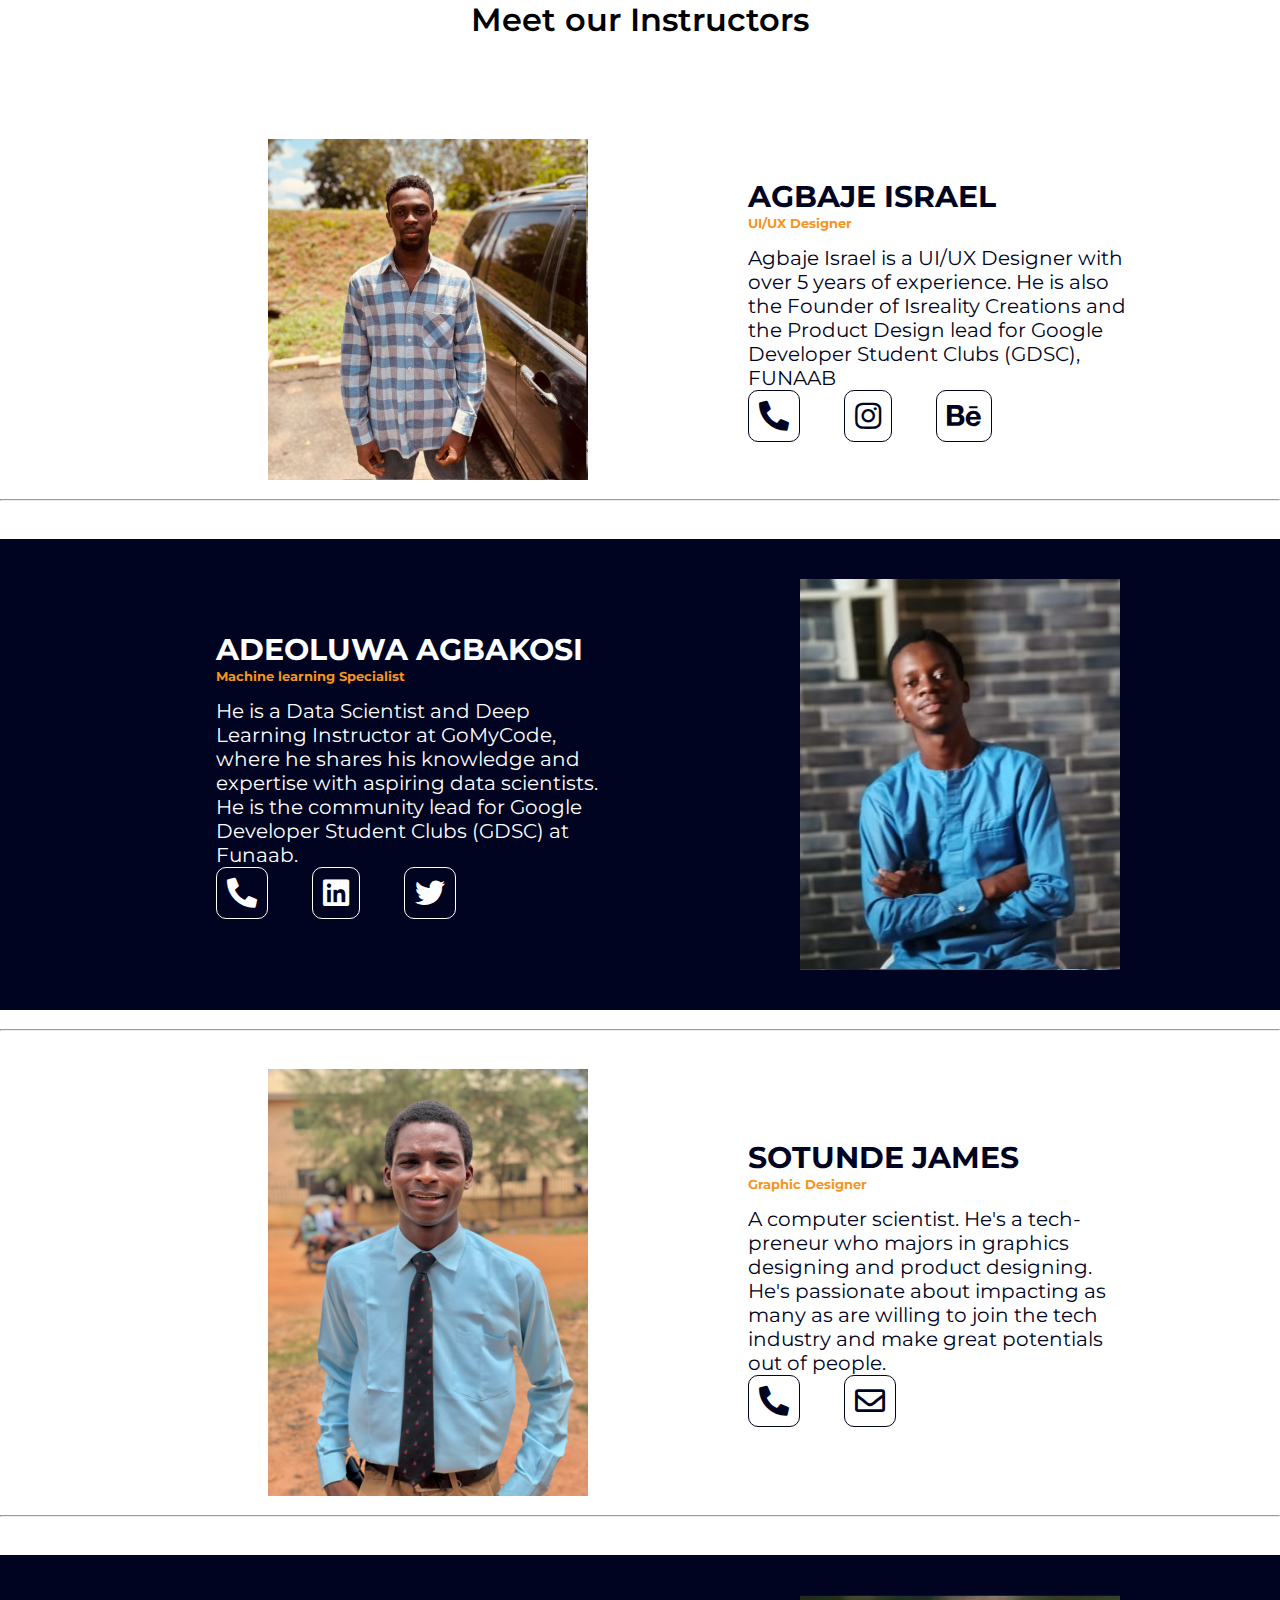
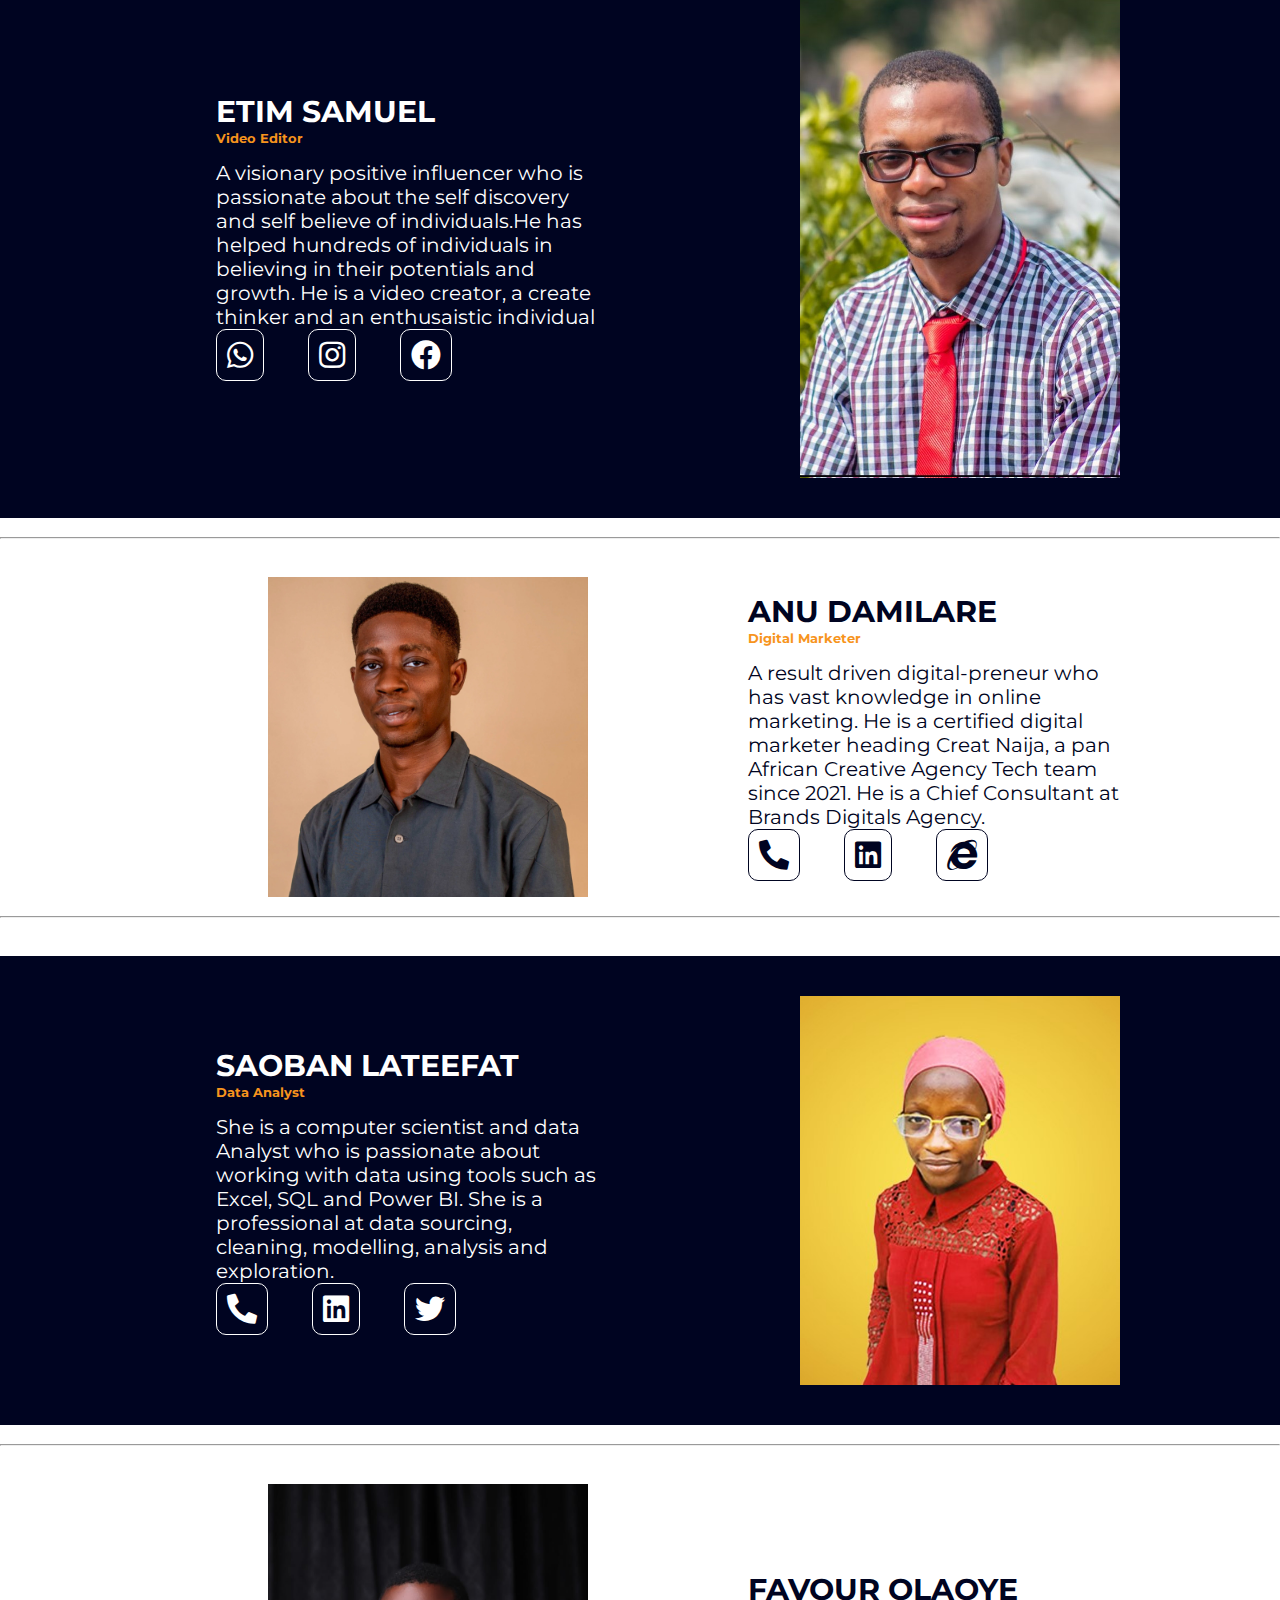
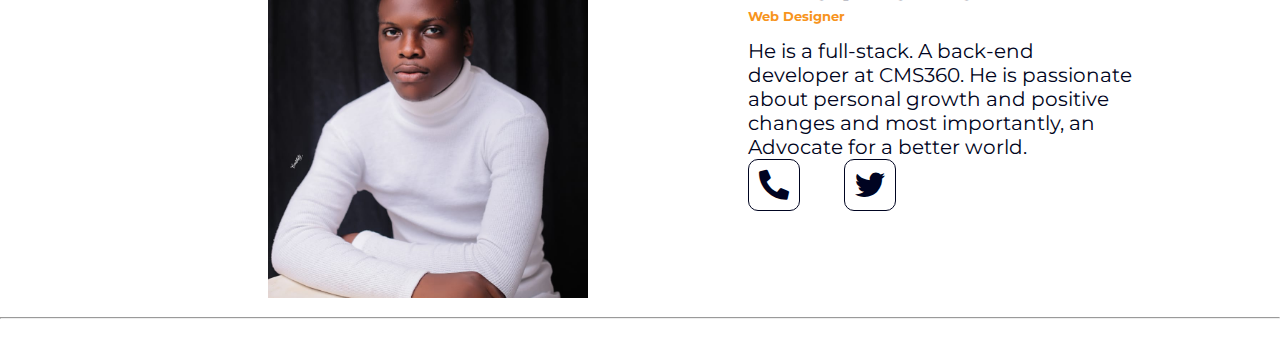
<file: instructors/index.html>
<!DOCTYPE html>
<html lang="en">
<head>
    <meta charset="UTF-8">
    <meta http-equiv="X-UA-Compatible" content="IE=edge">
    <meta name="viewport" content="width=device-width, initial-scale=1.0">
    <title>Instructors</title>

    <!-- font -->
    <link rel="preconnect" href="https://fonts.googleapis.com">
    <link rel="preconnect" href="https://fonts.gstatic.com" crossorigin>
    <link href="https://fonts.googleapis.com/css2?family=Montserrat:ital,wght@0,100;0,200;0,300;0,400;0,500;0,600;0,700;0,800;0,900;1,500;1,800&family=Roboto:wght@100;300;400;500;700;900&display=swap" rel="stylesheet">

    <!-- boostrap -->
    <link href="https://cdn.jsdelivr.net/npm/bootstrap@5.3.0-alpha3/dist/css/bootstrap.min.css" rel="stylesheet" integrity="sha384-KK94CHFLLe+nY2dmCWGMq91rCGa5gtU4mk92HdvYe+M/SXH301p5ILy+dN9+nJOZ" crossorigin="anonymous">
    <script src="https://cdn.jsdelivr.net/npm/bootstrap@5.3.0-alpha3/dist/js/bootstrap.bundle.min.js" integrity="sha384-ENjdO4Dr2bkBIFxQpeoTz1HIcje39Wm4jDKdf19U8gI4ddQ3GYNS7NTKfAdVQSZe" crossorigin="anonymous"></script>

    <!-- css file -->
    <link rel="stylesheet" href="styles.css">
    <link rel="stylesheet" href="media.css">

    <!-- font awesome -->
    <link rel="stylesheet" href="https://cdnjs.cloudflare.com/ajax/libs/font-awesome/5.15.3/css/all.min.css">

</head>
<body>

    <h1 class="instructor">Meet our Instructors</h1>
    
<!-- FIRST  -->
    <div class="row  first">

        <div class="col-lg-6 image"><img src="isreal.jpeg" alt=""></div>

        <div class="col-lg-6 about">
            <p class="Inames">AGBAJE ISRAEL</p>
            <h5>UI/UX Designer</h5>
            <p class="Iabout">Agbaje Israel is a UI/UX Designer with over 5 years of experience. He is also the Founder of Isreality Creations and the Product Design lead for Google Developer Student Clubs (GDSC), FUNAAB</p>
            <div>
                <a href="tel:+2348140082953"><i class="fas fa-phone-alt"></i></a> 
                <a href="https://www.instagram.com/isreality_creations"><i class="fab fa-instagram"></i></a>
                <a href="https://www.behance.net/agbajeisrael"><i class="fab fa-behance"></i></a>
            </div>
        </div>

    </div>
<br> <hr><br><br>

<!-- SECOND  -->
    <div class="row  first second">

        <div class="col-lg-6 about">
            <p class="Inames">ADEOLUWA AGBAKOSI</p>
            <h5>Machine learning Specialist</h5>
            <p class="Iabout"> He is a Data Scientist and Deep Learning Instructor at GoMyCode, where he shares his knowledge and expertise with aspiring data scientists. He is the community lead for Google Developer Student Clubs (GDSC) at Funaab. </p>
            <div>
                <a href="tel:+2349129192101"><i class="fas fa-phone-alt"></i></a> 
                <a href="https://www.linkedin.com/in/adeoluwa-agbakosi-687023219"><i class="fab fa-linkedin"></i></a>
                <a href="https://twitter.com/Dev_180Memes"><i class="fab fa-twitter"></i></a>
            </div>
        </div>

        <div class="col-lg-6 image"><img src="adeolu.jpeg" alt=""></div>

    </div>
    <br> <hr><br><br>


<!-- THIRD  -->
    <div class="row  first">

        <div class="col-lg-6 image"><img src="james.jpeg" alt=""></div>

        <div class="col-lg-6 about">
            <p class="Inames">SOTUNDE JAMES</p>
            <h5>Graphic Designer</h5>
            <p class="Iabout"> A computer scientist. He's a tech-preneur who majors in graphics designing and product designing. He's passionate about impacting as many as are willing to join the tech industry and make great potentials out of people.</p>
            <div>
                <a href="tel:+2348143184618"><i class="fas fa-phone-alt"></i></a> 
                <!-- <a href=""><i class="fab fa-behance"></i></a> -->
                <a href="emailto:afolawejames001@gmail.com"><i class="far fa-envelope"></i></a>

            </div>
        </div>

    </div>
    <br> <hr><br><br>

<!-- FOURTH  -->
    <div class="row  first second">

        <div class="col-lg-6 about">
            <p class="Inames">ETIM SAMUEL</p>
            <h5>Video Editor</h5>
            <p class="Iabout">A visionary positive influencer who is passionate about the self discovery and self believe of individuals.He has helped hundreds of individuals in believing in their potentials and growth. He is a video creator, a create thinker and an enthusaistic individual</p>
            <div>
                <a href="https://wa.me/+2349098281393"><i class="fab fa-whatsapp"></i></a> 
                <a href="https://www.instagram.com/etimsamuel97"><i class="fab fa-instagram"></i></a>
                <a href="https://www.facebook.com/etim.samuel.7792"><i class="fab fa-facebook"></i></a>
            </div>
        </div>

        <div class="col-lg-6 image"><img src="etim.jpg" alt=""></div>

    </div>
    <br> <hr><br><br>

<!-- FIFTH  -->
<div class="row  first">

    <div class="col-lg-6 image"><img src="anu.jpeg" alt=""></div>

    <div class="col-lg-6 about">
        <p class="Inames">ANU DAMILARE</p>
        <h5>Digital Marketer</h5>
        <p class="Iabout">A result driven digital-preneur who has vast knowledge in online marketing. He is a certified digital marketer heading Creat Naija, a pan African Creative Agency Tech team since 2021. He is a Chief Consultant at Brands Digitals Agency.</p>
        <div>
            <a href="tel:+2348132539700"><i class="fas fa-phone-alt"></i></a> 
            <a href="https://www.linkedin.com/in/mercien/"><i class="fab fa-linkedin"></i></a>
            <a href="https://l.wl.co/l?u=https%3A%2F%2Fdigitalnomadbro.com%2F"><i class="fab fa-internet-explorer"></i></a>
        </div>
    </div>

</div>
<br> <hr><br><br>


<!-- SIXTH  -->
    <div class="row  first second">
        <div class="col-lg-6 about">
            <p class="Inames">SAOBAN LATEEFAT</p>
            <h5>Data Analyst</h5>
            <p class="Iabout">She is a computer scientist and data Analyst who is passionate about working with data using tools such as Excel, SQL and Power BI. She is a professional at  data sourcing, cleaning, modelling, analysis and exploration.</p>
            <div>
                <a href="tel:+2348026173430"><i class="fas fa-phone-alt"></i></a> 
                <a href="https://www.linkedin.com/in/saoban-lateefat"><i class="fab fa-linkedin"></i></a>
                <a href="https://twitter.com/SaobanL?s=09"><i class="fab fa-twitter"></i></a>
            </div>
        </div>

        <div class="col-lg-6 image"><img src="saoban.jpeg" alt=""></div>

    </div>
    <br> <hr><br><br>

<!-- SEVENTH  -->
<div class="row  first">

    <div class="col-lg-6 image"><img src="FAVOUR.jpeg" alt=""></div>

    <div class="col-lg-6 about">
        <p class="Inames">FAVOUR OLAOYE</p>
        <h5>Web Designer</h5>
        <p class="Iabout">He is a full-stack. A back-end developer at CMS360.  He is  passionate about personal growth and positive changes and most importantly, an  Advocate for a better world.</p>
        <div>
            <a href="tel:+2347026805260"><i class="fas fa-phone-alt"></i></a> 
            <a href="http://twitter.com/_favourolaoye"><i class="fab fa-twitter"></i></a>
        </div>
    </div>

</div>
<br> <hr><br><br>

</body>
</html>
</file>
<file: instructors/styles.css>
*{
    margin: 0px;
    padding: 0px;
    font-family: 'Montserrat', sans-serif;
    
}

.instructor{
    text-align: center;
    margin-bottom: 100px;
    font-weight: 600;
}

body> .first{
   display: flex;
   justify-content: center;
}


body> .first> .image{
    height: 50%;
    width: 50%; 
    display: flex;
    justify-content: center;
}

body> .first> .image>img{
    height: 50%;
    width: 50%;
}


body> .first> .about{
    display: flex;
    flex-direction: column;
    display: flex;
    justify-content: center;
    align-items: left;
    flex-direction: column;
    width: 30%;
    padding: 0px 40px 0px 0px;
    color: #000421;
}


body> .first> .about>.Inames{
    font-weight: 700;
    font-size: 30px;
}

body> .first> .about> h5{
    font-weight: 700;
    color: #f7941d;
    margin-bottom: 15px;
}

body> .first> .about>.Iabout{
    font-size: 20px;
    text-align: left !important;
}

body> .first> .about>div>a>i{
    font-size: 30px;
    margin-right: 40px;
    border: 1px solid #000421;
    padding: 10px;
    border-radius: 10px;
    color: #000421;
}

body> .first> .about>div>a>i:hover{
    color: #f7941d;
}

body> .second{
    justify-content: right !important;
    background-color: #000421;
    padding: 40px 0px;
    color: white !important;
 }
 
 body> .second> .about{
    color: white;
}

body> .second> .about>div>a>i{
    color: white;
    border: 1px solid white;
}
</file>
<file: instructors/media.css>
@media (max-width: 1170px){
    body> .first> .about{
        padding: 0px 0px 0px 0px;
    }

    body> .first> .about>.Inames{
        font-size: 20px;
    }

    body> .first> .about>.Iabout{
        font-size: 16px;
    }
    
    body> .first> .about>div>a>i{
        font-size: 20px;
        margin-right: 30px;
    }

    body> .second> .about{
        color: white;
    }
}

@media (max-width: 890px){
    body> .first> .about{
        padding: 0px 0px 0px 0px;
    }

    body> .first> .about>.Inames{
        font-size: 18px;
    }

    body> .first> .about>.Iabout{
        font-size: 14px;
    }
    
    body> .first> .about>div>a>i{
        font-size: 12px;
        margin-right: 25px;
    }

    body> .second> .about{
        color: white;
    }
}

@media (max-width: 740px){
    body> .first{
        flex-wrap: wrap;
        display: flex;
        flex-direction: column;
     }

     body> .first> .image{
        height: 100%;
        width: 100%; 
        display: flex;
        justify-content: center;
    }

    body> .first> .about{
        justify-content: center;
        align-items: center;
        flex-direction: column;
        width: 100%;
        padding: 30px 80px;
        color: #000421;
        text-align: center;
    }

    body> .second> .about{
        color: white;
    }

    .instructor{
        margin-bottom: 30px;
    }

    body> .first> .about>.Iabout{
        text-align: center !important;
    }

    body> .first> .about>div>a>i{
        text-align: center;
        margin: 10px;
    }

    body> .first> .about> h5{
        font-weight: 700;
        font-size: 15px;
    }

}
</file>
